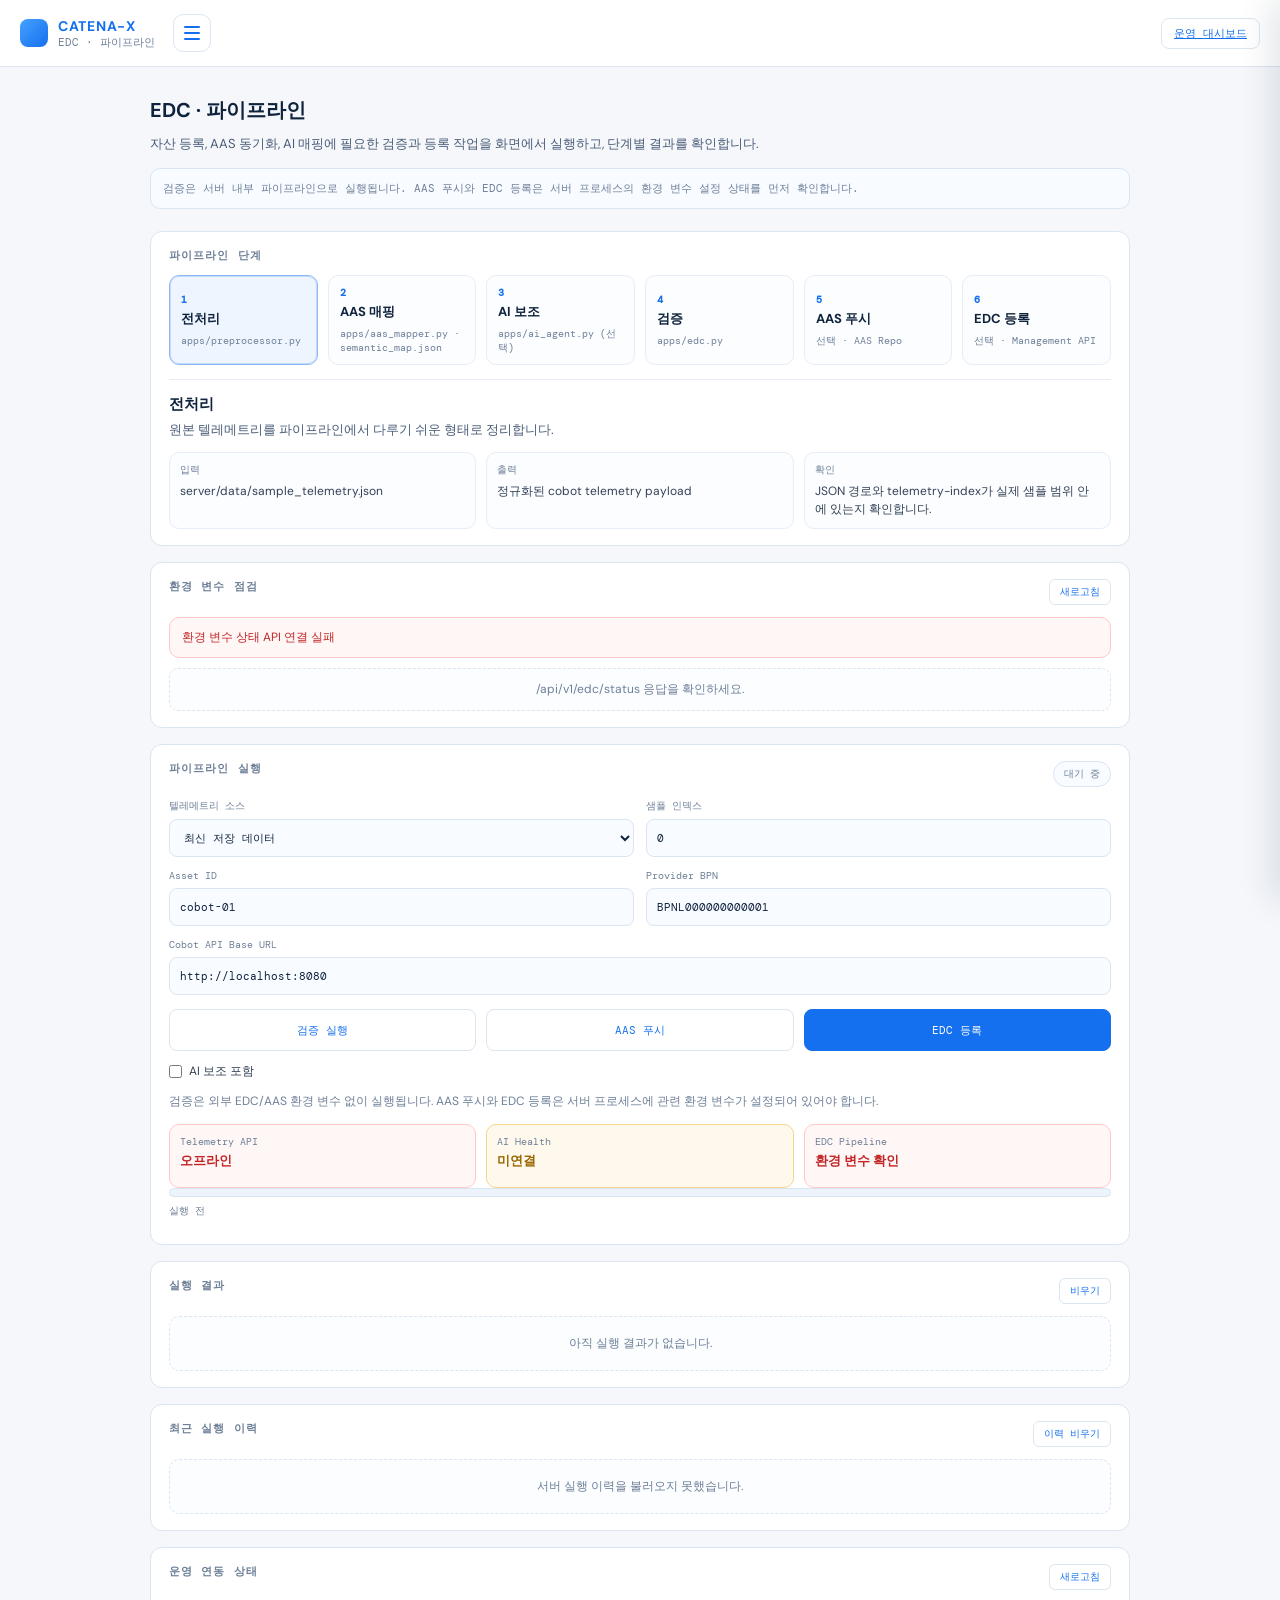
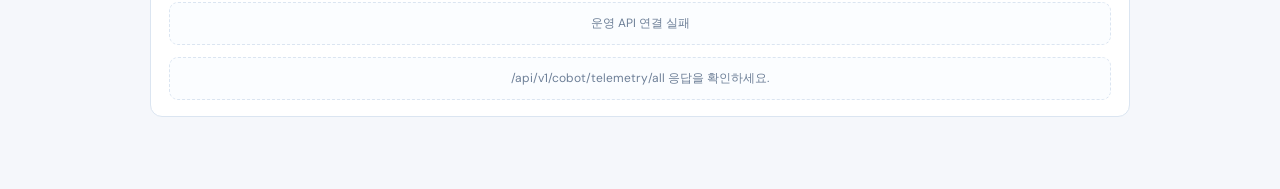
<file: frontend/edc.html>
<!DOCTYPE html>
<html lang="ko">
<head>
  <meta charset="UTF-8">
  <meta name="viewport" content="width=device-width, initial-scale=1.0">
  <title>Catena-X EDC · 파이프라인</title>
  <link rel="preconnect" href="https://fonts.googleapis.com">
  <link rel="stylesheet" href="https://fonts.googleapis.com/css2?family=DM+Mono:wght@400;500&family=DM+Sans:wght@300;400;500;700&display=swap">
  <link rel="stylesheet" href="css/app.css">
</head>
<body>
  <div class="page">
    <header>
      <div class="logo">
        <div class="logo-mark"></div>
        <div class="logo-text">
          <div class="logo-title">CATENA-X</div>
          <div class="logo-sub" id="header-subtitle">EDC · 파이프라인</div>
        </div>
        <button type="button" class="nav-toggle" id="nav-toggle" aria-label="메뉴 열기" aria-expanded="false" aria-controls="nav-drawer">
          <span></span><span></span><span></span>
        </button>
      </div>
      <div class="head-right">
        <a class="btn" href="index.html">운영 대시보드</a>
      </div>
    </header>
    <div class="alt-screen edc-wide">
      <h1>EDC · 파이프라인</h1>
      <p>자산 등록, AAS 동기화, AI 매핑에 필요한 검증과 등록 작업을 화면에서 실행하고, 단계별 결과를 확인합니다.</p>
      <div class="note">검증은 서버 내부 파이프라인으로 실행됩니다. AAS 푸시와 EDC 등록은 서버 프로세스의 환경 변수 설정 상태를 먼저 확인합니다.</div>

      <div class="edc-layout">
        <section class="edc-panel" aria-labelledby="edc-steps-h">
          <h2 class="edc-h2" id="edc-steps-h">파이프라인 단계</h2>
          <div class="edc-steps" id="edc-steps">
            <button type="button" class="edc-step is-active" data-step="preprocess"><div class="edc-step-num">1</div><div class="edc-step-name">전처리</div><div class="edc-step-file">apps/preprocessor.py</div></button>
            <button type="button" class="edc-step" data-step="aas"><div class="edc-step-num">2</div><div class="edc-step-name">AAS 매핑</div><div class="edc-step-file">apps/aas_mapper.py · semantic_map.json</div></button>
            <button type="button" class="edc-step" data-step="ai"><div class="edc-step-num">3</div><div class="edc-step-name">AI 보조</div><div class="edc-step-file">apps/ai_agent.py (선택)</div></button>
            <button type="button" class="edc-step" data-step="validate"><div class="edc-step-num">4</div><div class="edc-step-name">검증</div><div class="edc-step-file">apps/edc.py</div></button>
            <button type="button" class="edc-step" data-step="push"><div class="edc-step-num">5</div><div class="edc-step-name">AAS 푸시</div><div class="edc-step-file">선택 · AAS Repo</div></button>
            <button type="button" class="edc-step" data-step="register"><div class="edc-step-num">6</div><div class="edc-step-name">EDC 등록</div><div class="edc-step-file">선택 · Management API</div></button>
          </div>
          <div class="edc-step-detail" id="edc-step-detail" aria-live="polite"></div>
        </section>

        <section class="edc-panel" aria-labelledby="edc-env-h">
          <div class="edc-panel-head">
            <h2 class="edc-h2" id="edc-env-h">환경 변수 점검</h2>
            <button type="button" class="edc-copy" id="edc-refresh-env">새로고침</button>
          </div>
          <div class="edc-env-summary" id="edc-env-summary">확인 전</div>
          <div class="edc-env-grid" id="edc-env-grid"></div>
        </section>

        <section class="edc-panel" aria-labelledby="edc-runner-h">
          <div class="edc-panel-head">
            <h2 class="edc-h2" id="edc-runner-h">파이프라인 실행</h2>
            <div class="edc-run-status" id="edc-run-status">대기 중</div>
          </div>

          <div class="edc-form-grid">
            <label class="edc-field">
              <span>텔레메트리 소스</span>
              <select id="edc-telemetry-source">
                <option value="latest">최신 저장 데이터</option>
                <option value="sample">샘플 데이터</option>
              </select>
            </label>
            <label class="edc-field">
              <span>샘플 인덱스</span>
              <input type="number" id="edc-telemetry-index" value="0" min="0">
            </label>
            <label class="edc-field">
              <span>Asset ID</span>
              <input type="text" id="edc-asset-id" value="cobot-01">
            </label>
            <label class="edc-field">
              <span>Provider BPN</span>
              <input type="text" id="edc-provider-bpn" value="BPNL000000000001">
            </label>
            <label class="edc-field edc-field-wide">
              <span>Cobot API Base URL</span>
              <input type="url" id="edc-api-base-url" value="http://localhost:8080">
            </label>
          </div>

          <div class="edc-actions" role="group" aria-label="EDC 파이프라인 실행">
            <button type="button" class="edc-run-btn" data-edc-action="validate">검증 실행</button>
            <button type="button" class="edc-run-btn" data-edc-action="aas_push">AAS 푸시</button>
            <button type="button" class="edc-run-btn is-strong" data-edc-action="edc_register">EDC 등록</button>
          </div>
          <label class="edc-inline-option"><input type="checkbox" id="edc-include-ai"> AI 보조 포함</label>
          <div class="edc-option-note">검증은 외부 EDC/AAS 환경 변수 없이 실행됩니다. AAS 푸시와 EDC 등록은 서버 프로세스에 관련 환경 변수가 설정되어 있어야 합니다.</div>
          <div class="edc-health-grid" id="edc-health-grid">
            <div class="edc-health-card"><span>Telemetry API</span><b id="edc-health-api">확인 전</b></div>
            <div class="edc-health-card"><span>AI Health</span><b id="edc-health-ai">확인 전</b></div>
            <div class="edc-health-card"><span>EDC Pipeline</span><b id="edc-health-pipe">확인 전</b></div>
          </div>
          <div class="edc-run-progress">
            <div class="edc-progress"><div class="edc-progress-bar" id="edc-progress-bar"></div></div>
            <div class="edc-progress-text" id="edc-progress-text">실행 전</div>
          </div>
        </section>

        <section class="edc-panel" aria-labelledby="edc-result-h">
          <div class="edc-ready-head">
            <h2 class="edc-h2" id="edc-result-h">실행 결과</h2>
            <button type="button" class="edc-copy" id="edc-result-clear">비우기</button>
          </div>
          <div class="edc-result-empty" id="edc-result-empty">아직 실행 결과가 없습니다.</div>
          <div class="edc-result-summary is-hidden" id="edc-result-summary"></div>
          <div class="edc-stage-list is-hidden" id="edc-stage-list"></div>
          <pre class="edc-result-json is-hidden" id="edc-result-json"></pre>
        </section>

        <section class="edc-panel" aria-labelledby="edc-history-h">
          <div class="edc-panel-head">
            <h2 class="edc-h2" id="edc-history-h">최근 실행 이력</h2>
            <button type="button" class="edc-copy" id="edc-history-clear">이력 비우기</button>
          </div>
          <div class="edc-history-list" id="edc-history-list"></div>
        </section>

        <section class="edc-panel" aria-labelledby="edc-ops-h">
          <div class="edc-panel-head">
            <h2 class="edc-h2" id="edc-ops-h">운영 연동 상태</h2>
            <button type="button" class="edc-copy" id="edc-refresh-ops">새로고침</button>
          </div>
          <div class="edc-ops-badges" id="edc-ops-badges"></div>
          <div class="edc-ops-risk-list" id="edc-ops-risk-list"></div>
        </section>
      </div>
    </div>
  </div>

  <div id="nav-backdrop" class="nav-backdrop" aria-hidden="true"></div>
  <aside id="nav-drawer" class="nav-drawer" role="dialog" aria-modal="true" aria-labelledby="nav-drawer-title">
    <div class="nav-drawer-head" id="nav-drawer-title">화면 전환</div>
        <a href="index.html" class="nav-drawer-item" id="nav-item-dashboard">
      운영 대시보드
      <div class="nav-drawer-desc">KPI · 로봇 카드 · 차트</div>
    </a>
    <a href="ai.html" class="nav-drawer-item" id="nav-item-ai">
      AI 어시스턴트
      <div class="nav-drawer-desc">질의응답 · 검증 설명</div>
    </a>
    <a href="edc.html" class="is-active nav-drawer-item" id="nav-item-edc">
      EDC · 파이프라인
      <div class="nav-drawer-desc">CLI 안내</div>
    </a>
  </aside>
  <script src="js/nav.js"></script>
  <script src="js/edc.js"></script>
</body>
</html>
</file>
<file: frontend/css/app.css>
:root {
      --bg: #f5f7fb;
      --surface: #ffffff;
      --surface-2: #f8fbff;
      --border: #dbe5f1;
      --text: #10233d;
      --muted: #6d7f97;
      --accent: #1570ef;
      --green: #12b76a;
      --yellow: #f59e0b;
      --red: #ef4444;
      --mono: "DM Mono", monospace;
      --ui: "DM Sans", system-ui, sans-serif;
    }

    * { box-sizing: border-box; margin: 0; padding: 0; }
    body { font-family: var(--ui); background: var(--bg); color: var(--text); }
    .page { max-width: 1500px; margin: 0 auto; padding: 0 20px 32px; }
    header {
      position: sticky; top: 0; z-index: 50;
      display: flex; justify-content: space-between; align-items: center;
      background: rgba(255, 255, 255, 0.92);
      border-bottom: 1px solid var(--border);
      backdrop-filter: blur(8px);
      margin: 0 -20px 22px; padding: 14px 20px;
    }
    .logo { display: flex; gap: 10px; align-items: center; flex: 1; min-width: 0; }
    .logo-text { min-width: 0; }
    .logo-mark {
      width: 28px; height: 28px; border-radius: 8px;
      background: linear-gradient(135deg, #45a1ff, #1570ef);
    }
    .logo-title { font-weight: 700; letter-spacing: .05em; color: var(--accent); font-size: 14px; }
    .logo-sub { color: var(--muted); font-size: 11px; font-family: var(--mono); }
    .head-right { display: flex; gap: 14px; align-items: center; }
    .last-update { font-size: 11px; color: var(--muted); font-family: var(--mono); }
    .btn {
      border: 1px solid var(--border);
      background: var(--surface);
      color: var(--accent);
      border-radius: 8px;
      padding: 7px 12px;
      font-family: var(--mono);
      font-size: 11px;
      cursor: pointer;
    }
    .nav-toggle {
      flex-shrink: 0;
      margin-left: 8px;
      width: 38px; height: 38px;
      border: 1px solid var(--border);
      border-radius: 10px;
      background: var(--surface);
      cursor: pointer;
      display: flex; flex-direction: column; align-items: center; justify-content: center; gap: 4px;
      color: var(--accent);
    }
    .nav-toggle:hover { background: var(--surface-2); }
    .nav-toggle span {
      display: block; width: 16px; height: 2px; background: currentColor; border-radius: 1px;
    }
    .nav-backdrop {
      position: fixed; inset: 0; background: rgba(16, 35, 61, 0.25); z-index: 100;
      opacity: 0; pointer-events: none; transition: opacity .2s ease;
    }
    .nav-backdrop.is-open { opacity: 1; pointer-events: auto; }
    .nav-drawer {
      position: fixed; top: 0; right: 0; bottom: 0; width: min(300px, 92vw);
      background: var(--surface);
      border-left: 1px solid var(--border);
      box-shadow: -8px 0 32px rgba(16, 35, 61, 0.12);
      z-index: 101;
      transform: translateX(100%); transition: transform .22s ease;
      display: flex; flex-direction: column;
      padding: 18px 16px;
    }
    .nav-drawer.is-open { transform: translateX(0); }
    .nav-drawer-head {
      font-family: var(--mono); font-size: 10px; letter-spacing: .12em; text-transform: uppercase;
      color: var(--muted); margin-bottom: 14px; padding-bottom: 10px; border-bottom: 1px solid var(--border);
    }
    .nav-drawer-item {
      width: 100%; text-align: left;
      border: 1px solid transparent; background: transparent;
      border-radius: 10px; padding: 12px 12px;
      font-family: var(--ui); font-size: 14px; color: var(--text);
      cursor: pointer; margin-bottom: 4px;
      display: flex; flex-direction: column; align-items: flex-start; gap: 2px;
    }
    .nav-drawer-item:hover { background: var(--surface-2); border-color: #e7edf6; }
    .nav-drawer-item.is-active { background: #eef5ff; border-color: #c9daf8; color: var(--accent); font-weight: 600; }
    a.nav-drawer-item {
      text-decoration: none;
      color: inherit;
      box-sizing: border-box;
      width: 100%;
    }
    a.nav-drawer-item:focus-visible {
      outline: 2px solid var(--accent);
      outline-offset: 2px;
    }
    .nav-drawer-desc { font-size: 11px; color: var(--muted); margin-top: 2px; font-weight: 400; }
    .is-hidden { display: none !important; }
    .app-view.is-hidden { display: none !important; }
    .alt-screen {
      max-width: 720px; margin: 0 auto;
      padding: 8px 0 40px;
    }
    .alt-screen h1 { font-size: 20px; font-weight: 700; margin-bottom: 10px; color: var(--text); }
    .alt-screen p { font-size: 13px; color: #4a5d78; line-height: 1.55; margin-bottom: 14px; }
    .alt-screen .note {
      font-family: var(--mono); font-size: 11px; color: var(--muted);
      background: var(--surface-2); border: 1px solid var(--border); border-radius: 10px; padding: 12px;
    }
    .alt-screen.edc-wide { max-width: 980px; }

    .edc-layout { margin-top: 22px; display: flex; flex-direction: column; gap: 16px; }
    .edc-panel {
      background: var(--surface);
      border: 1px solid var(--border);
      border-radius: 12px;
      padding: 16px 18px;
    }
    .edc-h2 {
      font-size: 11px;
      font-family: var(--mono);
      letter-spacing: 0.1em;
      text-transform: uppercase;
      color: var(--muted);
      margin-bottom: 12px;
    }
    .edc-steps {
      display: grid;
      grid-template-columns: repeat(auto-fit, minmax(132px, 1fr));
      gap: 10px;
    }
    .edc-step {
      border: 1px solid #e7edf6;
      border-radius: 10px;
      padding: 10px 11px;
      background: #fbfdff;
      min-height: 88px;
      width: 100%;
      text-align: left;
      font-family: var(--ui);
      cursor: pointer;
    }
    .edc-step:hover { border-color: #c9daf8; background: #f4f8ff; }
    .edc-step.is-active {
      border-color: #8bb8f8;
      background: #eef5ff;
      box-shadow: inset 0 0 0 1px #c9daf8;
    }
    .edc-step-num {
      font-family: var(--mono);
      font-size: 10px;
      font-weight: 700;
      color: var(--accent);
    }
    .edc-step-name { margin-top: 4px; font-size: 13px; font-weight: 700; color: var(--text); }
    .edc-step-file {
      margin-top: 6px;
      font-family: var(--mono);
      font-size: 10px;
      color: var(--muted);
      line-height: 1.35;
      word-break: break-all;
    }
    .edc-step-detail {
      margin-top: 14px;
      border-top: 1px solid #e7edf6;
      padding-top: 14px;
    }
    .edc-step-detail-title {
      font-size: 15px;
      font-weight: 700;
      color: var(--text);
      margin-bottom: 6px;
    }
    .edc-step-detail p {
      font-size: 13px;
      color: #4a5d78;
      line-height: 1.55;
      margin-bottom: 12px;
    }
    .edc-step-detail dl {
      display: grid;
      grid-template-columns: repeat(3, minmax(0, 1fr));
      gap: 10px;
    }
    .edc-step-detail dl > div {
      border: 1px solid #e7edf6;
      border-radius: 10px;
      background: #fbfdff;
      padding: 10px;
      min-width: 0;
    }
    .edc-step-detail dt {
      font-family: var(--mono);
      font-size: 10px;
      color: var(--muted);
      margin-bottom: 6px;
    }
    .edc-step-detail dd {
      font-size: 12px;
      color: #334155;
      line-height: 1.45;
      word-break: break-word;
    }
    @media (max-width: 820px) {
      .edc-step-detail dl { grid-template-columns: 1fr; }
    }
    .edc-two-col {
      display: grid;
      grid-template-columns: 1fr 1fr;
      gap: 16px;
    }
    @media (max-width: 820px) {
      .edc-two-col { grid-template-columns: 1fr; }
    }
    .edc-cmd-wrap {
      display: flex;
      flex-direction: column;
      align-items: flex-end;
      gap: 6px;
      margin-top: 12px;
    }
    .edc-cmd-wrap:first-of-type { margin-top: 0; }
    .edc-cmd-label {
      align-self: stretch;
      font-size: 11px;
      color: var(--muted);
      font-family: var(--mono);
    }
    .edc-cmd {
      margin: 0;
      align-self: stretch;
      padding: 12px;
      background: #0f172a;
      color: #e2e8f0;
      border-radius: 10px;
      font-family: var(--mono);
      font-size: 10.5px;
      line-height: 1.5;
      overflow-x: auto;
      white-space: pre-wrap;
      word-break: break-all;
      border: 1px solid #1e293b;
    }
    .edc-copy {
      padding: 5px 10px;
      font-size: 10px;
      font-family: var(--mono);
      border-radius: 6px;
      border: 1px solid var(--border);
      background: var(--surface);
      color: var(--accent);
      cursor: pointer;
    }
    .edc-copy:hover { background: var(--surface-2); }
    .edc-panel-head,
    .edc-ready-head {
      display: flex;
      align-items: flex-start;
      justify-content: space-between;
      gap: 12px;
      margin-bottom: 12px;
    }
    .edc-panel-head .edc-h2,
    .edc-ready-head .edc-h2 { margin-bottom: 0; }
    .edc-mode {
      display: inline-flex;
      border: 1px solid var(--border);
      border-radius: 8px;
      overflow: hidden;
      flex-shrink: 0;
      background: var(--surface);
    }
    .edc-mode label {
      display: inline-flex;
      align-items: center;
      gap: 6px;
      padding: 7px 10px;
      font-family: var(--mono);
      font-size: 10px;
      color: #334155;
      border-right: 1px solid var(--border);
      cursor: pointer;
      white-space: nowrap;
    }
    .edc-mode label:last-child { border-right: none; }
    .edc-mode input { accent-color: var(--accent); }
    .edc-form-grid {
      display: grid;
      grid-template-columns: repeat(2, minmax(0, 1fr));
      gap: 12px;
    }
    .edc-field {
      display: flex;
      flex-direction: column;
      gap: 6px;
      min-width: 0;
    }
    .edc-field-wide { grid-column: 1 / -1; }
    .edc-field span {
      font-family: var(--mono);
      font-size: 10px;
      color: var(--muted);
    }
    .edc-field input,
    .edc-field select {
      width: 100%;
      min-height: 38px;
      border: 1px solid var(--border);
      border-radius: 8px;
      background: var(--surface-2);
      padding: 8px 10px;
      color: var(--text);
      font-family: var(--mono);
      font-size: 11px;
      outline: none;
    }
    .edc-field input:focus,
    .edc-field select:focus {
      border-color: #8bb8f8;
      box-shadow: 0 0 0 3px rgba(21, 112, 239, 0.12);
      background: var(--surface);
    }
    .edc-run-status {
      flex-shrink: 0;
      border: 1px solid #dbe5f1;
      border-radius: 999px;
      padding: 5px 10px;
      font-family: var(--mono);
      font-size: 10px;
      color: var(--muted);
      background: var(--surface-2);
      white-space: nowrap;
    }
    .edc-actions {
      display: grid;
      grid-template-columns: repeat(3, minmax(0, 1fr));
      gap: 10px;
      margin-top: 14px;
    }
    .edc-run-btn {
      min-height: 42px;
      border: 1px solid var(--border);
      border-radius: 8px;
      background: var(--surface);
      color: var(--accent);
      font-family: var(--mono);
      font-size: 11px;
      cursor: pointer;
    }
    .edc-run-btn:hover { background: var(--surface-2); border-color: #c9daf8; }
    .edc-run-btn.is-strong {
      background: var(--accent);
      border-color: var(--accent);
      color: #fff;
    }
    .edc-run-btn.is-strong:hover { background: #0f63d7; }
    .edc-run-btn:disabled {
      opacity: .58;
      cursor: not-allowed;
    }
    .edc-run-btn.has-env-warning {
      border-color: #f6d58d;
      background: #fff9ed;
    }
    .edc-run-btn.has-env-warning.is-strong {
      background: #b7791f;
      border-color: #b7791f;
      color: #fff;
    }
    .edc-inline-option {
      display: inline-flex;
      align-items: center;
      gap: 7px;
      margin-top: 12px;
      font-size: 12px;
      color: #334155;
      cursor: pointer;
    }
    .edc-inline-option input { accent-color: var(--accent); }
    .edc-options {
      display: flex;
      flex-wrap: wrap;
      gap: 10px 16px;
      margin-top: 14px;
    }
    .edc-options label {
      display: inline-flex;
      align-items: center;
      gap: 7px;
      font-size: 12px;
      color: #334155;
      cursor: pointer;
    }
    .edc-options input { accent-color: var(--accent); }
    .edc-option-note {
      font-size: 12px;
      color: var(--muted);
      line-height: 1.45;
      margin-top: 10px;
    }
    .edc-health-grid {
      margin-top: 14px;
      display: grid;
      grid-template-columns: repeat(3, minmax(0, 1fr));
      gap: 10px;
    }
    .edc-health-card {
      border: 1px solid #e7edf6;
      border-radius: 10px;
      background: #fbfdff;
      padding: 10px;
      display: flex;
      flex-direction: column;
      gap: 5px;
      min-height: 64px;
    }
    .edc-health-card span {
      font-family: var(--mono);
      font-size: 10px;
      color: var(--muted);
    }
    .edc-health-card b {
      font-size: 13px;
      color: #334155;
      font-weight: 700;
      line-height: 1.3;
    }
    .edc-health-card.is-ok { border-color: #b6e7ce; background: #f2fbf6; }
    .edc-health-card.is-ok b { color: #087443; }
    .edc-health-card.is-warn { border-color: #f6d58d; background: #fff9ed; }
    .edc-health-card.is-warn b { color: #9a6700; }
    .edc-health-card.is-error { border-color: #ffc8c8; background: #fff6f6; }
    .edc-health-card.is-error b { color: #c22626; }
    .edc-env-summary {
      border: 1px solid #dbe5f1;
      border-radius: 10px;
      background: #fbfdff;
      padding: 11px 12px;
      font-size: 12px;
      color: #334155;
      margin-bottom: 10px;
    }
    .edc-env-summary.is-ok { border-color: #b6e7ce; background: #f2fbf6; color: #087443; }
    .edc-env-summary.is-warn { border-color: #f6d58d; background: #fff9ed; color: #9a6700; }
    .edc-env-summary.is-error { border-color: #ffc8c8; background: #fff6f6; color: #c22626; }
    .edc-env-grid {
      display: grid;
      grid-template-columns: repeat(3, minmax(0, 1fr));
      gap: 10px;
    }
    .edc-env-card {
      border: 1px solid #e7edf6;
      border-radius: 10px;
      background: #fbfdff;
      padding: 10px;
      min-width: 0;
    }
    .edc-env-card.is-ok { border-color: #b6e7ce; background: #f2fbf6; }
    .edc-env-card.is-error { border-color: #ffc8c8; background: #fff6f6; }
    .edc-env-name {
      font-family: var(--mono);
      font-size: 10px;
      color: var(--accent);
      word-break: break-all;
    }
    .edc-env-label {
      margin-top: 5px;
      font-size: 12px;
      color: #334155;
      font-weight: 600;
    }
    .edc-env-value {
      margin-top: 5px;
      font-family: var(--mono);
      font-size: 10px;
      color: var(--muted);
      word-break: break-all;
    }
    .edc-result-empty {
      border: 1px dashed #dbe5f1;
      border-radius: 10px;
      padding: 18px;
      text-align: center;
      color: var(--muted);
      font-size: 12px;
      background: #fbfdff;
    }
    .edc-result-summary {
      display: flex;
      flex-wrap: wrap;
      gap: 8px 12px;
      align-items: center;
      border: 1px solid #dbe5f1;
      border-radius: 10px;
      padding: 12px;
      font-size: 12px;
      color: #334155;
      background: #fbfdff;
      margin-bottom: 12px;
    }
    .edc-result-summary strong { color: var(--text); }
    .edc-result-summary.is-ok { border-color: #b6e7ce; background: #f2fbf6; }
    .edc-result-summary.is-error { border-color: #ffc8c8; background: #fff6f6; }
    .edc-stage-list {
      display: grid;
      grid-template-columns: repeat(3, minmax(0, 1fr));
      gap: 8px;
      margin-bottom: 12px;
    }
    .edc-stage-row {
      border: 1px solid #e7edf6;
      border-radius: 8px;
      padding: 9px 10px;
      font-size: 11px;
      line-height: 1.35;
      color: #334155;
      background: #fbfdff;
      word-break: keep-all;
    }
    .edc-stage-row.is-ok { border-color: #b6e7ce; background: #f2fbf6; color: #087443; }
    .edc-stage-row.is-warn { border-color: #f6d58d; background: #fff9ed; color: #9a6700; }
    .edc-stage-row.is-error { border-color: #ffc8c8; background: #fff6f6; color: #c22626; }
    .edc-stage-row.is-muted { color: var(--muted); }
    .edc-result-json {
      margin: 0;
      max-height: 420px;
      overflow: auto;
      border: 1px solid #1e293b;
      border-radius: 10px;
      padding: 12px;
      background: #0f172a;
      color: #e2e8f0;
      font-family: var(--mono);
      font-size: 10px;
      line-height: 1.5;
      white-space: pre-wrap;
      word-break: break-word;
    }
    .edc-history-list {
      display: flex;
      flex-direction: column;
      gap: 8px;
    }
    .edc-history-row {
      display: grid;
      grid-template-columns: 1fr auto;
      align-items: center;
      gap: 10px;
      border: 1px solid #e7edf6;
      border-radius: 9px;
      background: #fbfdff;
      padding: 10px;
    }
    .edc-history-row.is-ok { border-color: #b6e7ce; background: #f2fbf6; }
    .edc-history-row.is-error { border-color: #ffc8c8; background: #fff6f6; }
    .edc-history-main {
      font-size: 13px;
      font-weight: 700;
      color: #10233d;
    }
    .edc-history-sub {
      margin-top: 4px;
      font-family: var(--mono);
      font-size: 10px;
      color: var(--muted);
      line-height: 1.4;
    }
    .edc-history-action {
      border: 1px solid var(--border);
      border-radius: 7px;
      background: var(--surface);
      color: var(--accent);
      font-family: var(--mono);
      font-size: 10px;
      padding: 6px 9px;
      cursor: pointer;
      white-space: nowrap;
    }
    .edc-history-action:hover { background: var(--surface-2); }
    .edc-generated { margin-top: 16px; }
    .edc-progress {
      height: 9px;
      border-radius: 999px;
      background: #edf3fb;
      overflow: hidden;
      border: 1px solid #dbe5f1;
      margin-bottom: 7px;
    }
    .edc-progress-bar {
      height: 100%;
      width: 0;
      background: linear-gradient(90deg, var(--accent), var(--green));
      transition: width .18s ease;
    }
    .edc-progress-text {
      font-family: var(--mono);
      font-size: 10px;
      color: var(--muted);
      margin-bottom: 10px;
    }
    .edc-ops-badges {
      display: grid;
      grid-template-columns: repeat(4, minmax(0, 1fr));
      gap: 10px;
      margin-bottom: 12px;
    }
    .edc-ops-badge {
      border: 1px solid #e7edf6;
      border-radius: 9px;
      padding: 10px;
      background: #fbfdff;
      display: flex;
      flex-direction: column;
      gap: 4px;
    }
    .edc-ops-badge .k {
      font-family: var(--mono);
      font-size: 10px;
      color: var(--muted);
    }
    .edc-ops-badge .v {
      font-size: 16px;
      font-weight: 700;
      color: #10233d;
    }
    .edc-ops-risk-list {
      display: flex;
      flex-direction: column;
      gap: 8px;
    }
    .edc-ops-risk-row {
      border: 1px solid #e7edf6;
      border-radius: 9px;
      background: #fbfdff;
      padding: 9px 10px;
      display: grid;
      grid-template-columns: 1fr auto;
      gap: 8px;
      align-items: center;
      font-size: 12px;
    }
    .edc-ops-risk-main { color: #10233d; font-weight: 600; }
    .edc-ops-risk-sub { color: var(--muted); font-family: var(--mono); font-size: 10px; margin-top: 4px; }
    .edc-ops-risk-score {
      font-family: var(--mono);
      font-size: 10px;
      border-radius: 999px;
      padding: 4px 8px;
      border: 1px solid #dbe5f1;
      color: #334155;
      background: #f8fbff;
    }
    .edc-ops-empty {
      border: 1px dashed #dbe5f1;
      border-radius: 9px;
      padding: 12px;
      text-align: center;
      color: var(--muted);
      font-size: 12px;
      background: #fbfdff;
    }
    @media (max-width: 720px) {
      .edc-panel-head,
      .edc-ready-head {
        flex-direction: column;
        align-items: stretch;
      }
      .edc-mode { width: 100%; }
      .edc-mode label { flex: 1; justify-content: center; }
      .edc-form-grid { grid-template-columns: 1fr; }
      .edc-health-grid { grid-template-columns: 1fr; }
      .edc-env-grid { grid-template-columns: 1fr; }
      .edc-history-row { grid-template-columns: 1fr; }
      .edc-ops-badges { grid-template-columns: repeat(2, minmax(0, 1fr)); }
      .edc-actions,
      .edc-stage-list { grid-template-columns: 1fr; }
    }
    .edc-doc-list {
      list-style: none;
      margin: 0;
      padding: 0;
    }
    .edc-doc-list li {
      padding: 10px 0;
      border-bottom: 1px solid #e7edf6;
      font-size: 13px;
      line-height: 1.45;
    }
    .edc-doc-list li:last-child { border-bottom: none; }
    .edc-doc-path { font-family: var(--mono); font-size: 11px; color: var(--accent); }
    .edc-doc-desc { font-size: 12px; color: #4a5d78; margin-top: 4px; }
    .edc-checklist {
      list-style: none;
      margin: 0;
      padding: 0;
    }
    .edc-checklist li {
      display: flex;
      gap: 10px;
      align-items: flex-start;
      padding: 8px 0;
      font-size: 13px;
      color: #334155;
      line-height: 1.45;
      border-bottom: 1px solid #eef2f7;
    }
    .edc-checklist li:last-child { border-bottom: none; }
    .edc-checklist input {
      margin-top: 3px;
      accent-color: var(--accent);
    }
    .edc-api-hint {
      font-size: 12px;
      color: #4a5d78;
      line-height: 1.55;
    }
    .edc-api-hint code {
      font-family: var(--mono);
      font-size: 11px;
      background: var(--surface-2);
      padding: 2px 6px;
      border-radius: 4px;
    }
    .ai-chat-shell {
      margin-top: 14px;
      border: 1px solid var(--border);
      background: var(--surface);
      border-radius: 12px;
      overflow: hidden;
    }
    .ai-chat-toolbar {
      display: flex;
      flex-wrap: wrap;
      gap: 10px;
      align-items: center;
      justify-content: space-between;
      padding: 10px 12px;
      background: var(--surface-2);
      border-bottom: 1px solid var(--border);
      font-size: 12px;
      color: var(--muted);
    }
    .ai-inline {
      display: inline-flex;
      align-items: center;
      gap: 6px;
      font-size: 12px;
      color: var(--text);
    }
    .ai-mode-select {
      min-width: 132px;
      padding: 7px 9px;
      border: 1px solid var(--border);
      border-radius: 8px;
      background: var(--surface);
      color: var(--text);
      font-family: var(--ui);
      font-size: 12px;
    }
    .ai-status-ok { color: var(--green); }
    .ai-status-fail { color: var(--red); }
    .ai-history-bar {
      display: flex;
      align-items: center;
      justify-content: space-between;
      gap: 10px;
      padding: 10px 12px;
      border-bottom: 1px solid var(--border);
      background: #fff;
    }
    .ai-history-title {
      font-size: 12px;
      font-weight: 700;
      color: var(--text);
    }
    .ai-history-count {
      margin-left: 6px;
      font-family: var(--mono);
      font-size: 11px;
      font-weight: 400;
      color: var(--muted);
    }
    .ai-history-clear {
      min-width: 64px;
      padding: 6px 9px;
      font-size: 11px;
    }
    .ai-chat-log {
      height: min(58vh, 620px);
      min-height: 480px;
      overflow-y: auto;
      padding: 12px;
      background: #fbfdff;
    }
    .ai-msg {
      max-width: 92%;
      padding: 10px 12px;
      border-radius: 10px;
      margin-bottom: 10px;
      border: 1px solid var(--border);
      font-size: 13px;
      line-height: 1.5;
      white-space: pre-wrap;
    }
    .ai-msg.user {
      margin-left: auto;
      background: #eef5ff;
      border-color: #c9daf8;
    }
    .ai-msg.assistant {
      margin-right: auto;
      background: #ffffff;
    }
    .ai-msg.meta {
      margin: 8px auto;
      background: #fff8eb;
      border-color: #f8dca8;
      color: #7a5a16;
      font-family: var(--mono);
      font-size: 11px;
    }
    .ai-chat-form {
      padding: 10px 12px 12px;
      border-top: 1px solid var(--border);
      background: #fff;
    }
    .ai-chat-input {
      width: 100%;
      min-height: 88px;
      resize: vertical;
      border: 1px solid var(--border);
      border-radius: 10px;
      padding: 10px;
      font-family: var(--ui);
      font-size: 13px;
      color: var(--text);
      background: #fff;
      margin-bottom: 10px;
    }
    .ai-json-input {
      min-height: 112px;
      font-family: var(--mono);
      font-size: 11px;
    }
    .ai-json-input.is-hidden { display: none; }
    .ai-chat-actions {
      display: flex;
      align-items: center;
      justify-content: space-between;
      gap: 8px;
    }
    .ai-chat-help {
      color: var(--muted);
      font-size: 11px;
      font-family: var(--mono);
    }

    .kpis {
      display: grid;
      grid-template-columns: repeat(6, minmax(0, 1fr));
      gap: 10px;
      margin-bottom: 20px;
    }
    .kpis .card {
      min-width: 0;
      padding: 11px 10px;
    }
    .kpis .k-label { font-size: 9px; letter-spacing: .06em; line-height: 1.25; }
    .kpis .k-val {
      font-size: clamp(17px, 1.65vw, 24px);
      line-height: 1.1;
      margin-top: 6px;
      font-weight: 700;
      color: var(--accent);
    }
    .kpis .k-sub { margin-top: 4px; font-size: 10px; line-height: 1.3; word-break: keep-all; }
    @media (max-width: 1020px) {
      .kpis { grid-template-columns: repeat(3, minmax(0, 1fr)); }
    }
    @media (max-width: 520px) {
      .kpis { grid-template-columns: repeat(2, minmax(0, 1fr)); }
    }
    .card {
      background: var(--surface);
      border: 1px solid var(--border);
      border-radius: 12px;
      padding: 14px 16px;
    }
    .k-label { color: var(--muted); font-size: 10px; font-family: var(--mono); text-transform: uppercase; letter-spacing: .08em; }
    .k-val { font-size: 28px; line-height: 1.1; margin-top: 8px; font-weight: 700; color: var(--accent); }
    .k-sub { margin-top: 6px; color: var(--muted); font-size: 11px; font-family: var(--mono); }

    .sec-head { display: flex; align-items: center; gap: 10px; margin: 8px 0 12px; }
    .sec-title { font-size: 11px; color: var(--muted); font-family: var(--mono); letter-spacing: .1em; text-transform: uppercase; }
    .line { flex: 1; height: 1px; background: var(--border); }
    .ops-overview {
      display: grid;
      grid-template-columns: 1.2fr 1fr;
      gap: 12px;
      margin-bottom: 18px;
    }
    .ops-box { padding: 14px; }
    .ops-title {
      font-size: 10px; color: var(--muted); font-family: var(--mono);
      letter-spacing: .08em; text-transform: uppercase; margin-bottom: 10px;
    }
    .ops-list { display: flex; flex-direction: column; gap: 8px; }
    .ops-item {
      display: grid;
      grid-template-columns: auto 1fr auto;
      gap: 10px;
      align-items: center;
      padding: 8px 10px;
      border: 1px solid #e7edf6;
      border-radius: 9px;
      background: #fbfdff;
      font-size: 12px;
    }
    .ops-index {
      width: 18px; height: 18px; border-radius: 999px;
      background: #eef5ff; color: var(--accent); font-family: var(--mono); font-size: 10px;
      display: inline-flex; align-items: center; justify-content: center;
    }
    .ops-sub { color: var(--muted); font-size: 11px; }
    .stage-grid { display: grid; grid-template-columns: 1fr 1fr; gap: 8px; }
    .stage-card {
      border: 1px solid #e7edf6; border-radius: 9px; padding: 10px;
      background: #fbfdff;
    }
    .stage-name { font-size: 10px; color: var(--muted); font-family: var(--mono); text-transform: uppercase; }
    .stage-val { margin-top: 6px; font-size: 14px; font-weight: 700; }
    .stage-note { margin-top: 4px; color: var(--muted); font-size: 11px; }
    @media (max-width: 980px) {
      .ops-overview { grid-template-columns: 1fr; }
    }

    .ops-log-section { margin-bottom: 18px; }
    .ops-log-grid {
      display: grid;
      grid-template-columns: 1fr 1.12fr;
      gap: 14px;
      padding: 14px;
    }
    .alarm-feed {
      display: flex;
      flex-direction: column;
      gap: 8px;
      max-height: 248px;
      overflow-y: auto;
    }
    .alarm-empty {
      font-size: 12px;
      color: var(--muted);
      padding: 14px 12px;
      border: 1px dashed var(--border);
      border-radius: 10px;
      text-align: center;
      line-height: 1.45;
    }
    .alarm-row {
      display: flex;
      gap: 10px;
      align-items: flex-start;
      padding: 9px 10px;
      border-radius: 9px;
      border: 1px solid #e7edf6;
      background: #fbfdff;
      font-size: 12px;
      border-left: 4px solid #cbd5e1;
    }
    .alarm-row.alarm-critical { border-left-color: var(--red); background: #fff8f8; }
    .alarm-row.alarm-warn { border-left-color: #f59e0b; background: #fffbf3; }
    .alarm-row.alarm-info { border-left-color: #64748b; }
    .alarm-sev {
      font-family: var(--mono);
      font-size: 9px;
      font-weight: 700;
      letter-spacing: 0.05em;
      flex-shrink: 0;
      margin-top: 2px;
    }
    .alarm-critical .alarm-sev { color: var(--red); }
    .alarm-warn .alarm-sev { color: #b45309; }
    .alarm-info .alarm-sev { color: var(--muted); }
    .alarm-body { min-width: 0; }
    .alarm-robot { font-weight: 600; color: var(--text); }
    .alarm-detail { margin-top: 3px; color: var(--muted); font-size: 11px; font-family: var(--mono); line-height: 1.35; }

    .op-terminal {
      background: #0f172a;
      border-radius: 10px;
      padding: 10px 12px;
      max-height: 248px;
      overflow-y: auto;
      font-family: var(--mono);
      font-size: 10.5px;
      line-height: 1.55;
      color: #e2e8f0;
      border: 1px solid #1e293b;
    }
    .log-line { margin-bottom: 3px; word-break: break-word; }
    .log-ts { color: #64748b; margin-right: 6px; }
    .log-tag {
      display: inline-block;
      min-width: 4.75rem;
      font-weight: 600;
      margin-right: 6px;
    }
    .log-info .log-tag { color: #38bdf8; }
    .log-warn .log-tag { color: #fbbf24; }
    .log-critical .log-tag { color: #f87171; }
    .log-info { color: #cbd5e1; }
    .log-warn { color: #fde68a; }
    .log-critical { color: #fecaca; }
    @media (max-width: 980px) {
      .ops-log-grid { grid-template-columns: 1fr; }
    }

    .robot-grid {
      display: grid;
      grid-template-columns: repeat(auto-fill, minmax(260px, 1fr));
      gap: 12px;
      margin-bottom: 20px;
    }
    .robot-top { display: flex; justify-content: space-between; align-items: start; margin-bottom: 12px; }
    .rid { color: var(--accent); font-family: var(--mono); font-weight: 700; font-size: 14px; }
    .loc { color: var(--muted); font-size: 11px; margin-top: 3px; }
    .badge { font-size: 10px; border-radius: 999px; padding: 3px 8px; font-family: var(--mono); border: 1px solid transparent; }
    .RUNNING { background: #eafbf3; color: var(--green); border-color: #b9eecf; }
    .IDLE { background: #fff8eb; color: var(--yellow); border-color: #f8dca8; }
    .ERROR, .FAULT { background: #feeff1; color: var(--red); border-color: #f5c2c8; }
    .WARNING { background: #fff7ed; color: #c2410c; border-color: #fed7aa; }
    .STOP, .UNKNOWN, .MAINTENANCE { background: #eef2f7; color: var(--muted); border-color: #dce5f0; }

    .filter-bar {
      display: flex; flex-wrap: wrap; gap: 12px; align-items: flex-end;
      margin-bottom: 16px; padding: 12px 14px;
      background: var(--surface); border: 1px solid var(--border); border-radius: 12px;
    }
    .filter-group { display: flex; flex-direction: column; gap: 4px; }
    .filter-group label { font-size: 10px; color: var(--muted); font-family: var(--mono); text-transform: uppercase; letter-spacing: .06em; }
    .filter-group select {
      min-width: 160px; padding: 8px 10px; border-radius: 8px; border: 1px solid var(--border);
      background: var(--surface-2); color: var(--text); font-family: var(--ui); font-size: 12px;
    }
    .filter-hint { font-size: 11px; color: #8ea0b8; margin-left: auto; align-self: center; max-width: 280px; text-align: right; }
    .metric-grid { display: grid; grid-template-columns: 1fr 1fr; gap: 8px; }
    .metric { background: var(--surface-2); border: 1px solid #e7edf6; border-radius: 8px; padding: 8px 10px; }
    .m-label { font-size: 9px; color: var(--muted); font-family: var(--mono); text-transform: uppercase; }
    .m-val { margin-top: 3px; font-size: 15px; font-weight: 700; }

    .charts {
      display: grid;
      grid-template-columns: repeat(auto-fit, minmax(340px, 1fr));
      gap: 12px;
    }
    .chart-card {
      border: 1px solid var(--border);
      background: linear-gradient(180deg, #ffffff 0%, #fbfdff 100%);
      box-shadow: 0 6px 18px rgba(16, 35, 61, 0.05);
      transition: transform .2s ease, box-shadow .2s ease;
    }
    .chart-card:hover {
      transform: translateY(-2px);
      box-shadow: 0 10px 22px rgba(16, 35, 61, 0.08);
    }
    .chart-title {
      font-size: 10px;
      color: var(--muted);
      font-family: var(--mono);
      margin-bottom: 4px;
      letter-spacing: .08em;
      text-transform: uppercase;
    }
    .chart-subtitle {
      font-size: 11px;
      color: #8ea0b8;
      margin-bottom: 10px;
    }
    .chart-wrap { height: 230px; }

    .error {
      display: none;
      margin-bottom: 12px;
      color: #b42318;
      background: #fff2f1;
      border: 1px solid #ffd0cc;
      border-radius: 10px;
      padding: 10px 12px;
      font-family: var(--mono);
      font-size: 11px;
    }
</file>
